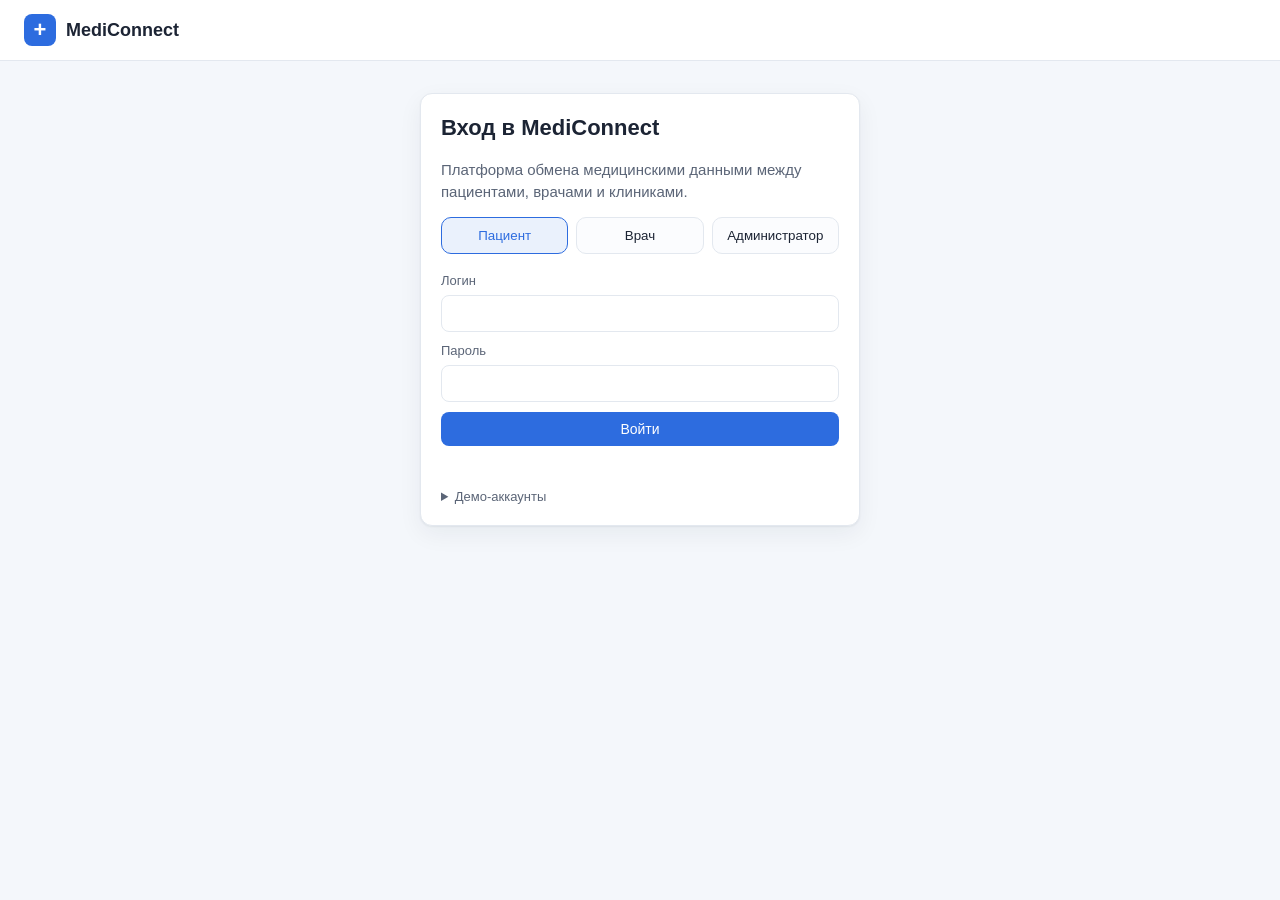
<file: mediconnect-prototype/index.html>
<!doctype html>
<html lang="ru">
<head>
  <meta charset="utf-8" />
  <meta name="viewport" content="width=device-width, initial-scale=1" />
  <title>MediConnect — обмен медицинскими данными</title>
  <link rel="stylesheet" href="style.css" />
</head>
<body>
  <header class="topbar">
    <div class="brand">
      <span class="logo">+</span>
      <span class="brand-name">MediConnect</span>
    </div>
    <nav id="nav" class="nav hidden">
      <span id="who" class="who"></span>
      <button id="logoutBtn" class="btn btn-ghost">Выйти</button>
    </nav>
  </header>

  <main id="app"></main>

  <template id="tpl-login">
    <section class="card auth">
      <h1>Вход в MediConnect</h1>
      <p class="muted">Платформа обмена медицинскими данными между пациентами, врачами и клиниками.</p>

      <div class="role-row">
        <button class="role" data-role="patient">Пациент</button>
        <button class="role" data-role="doctor">Врач</button>
        <button class="role" data-role="admin">Администратор</button>
      </div>

      <form id="loginForm" class="form">
        <label>Логин
          <input id="login" type="text" autocomplete="username" required />
        </label>
        <label>Пароль
          <input id="password" type="password" autocomplete="current-password" required />
        </label>
        <button type="submit" class="btn btn-primary">Войти</button>
        <p id="loginError" class="error" role="alert"></p>
      </form>

      <details class="hint">
        <summary>Демо-аккаунты</summary>
        <ul>
          <li>Пациент: <code>ivanov</code> / <code>1234</code></li>
          <li>Пациент: <code>petrova</code> / <code>1234</code></li>
          <li>Врач: <code>smirnov</code> / <code>1234</code></li>
          <li>Врач: <code>kuznetsova</code> / <code>1234</code></li>
          <li>Администратор: <code>admin</code> / <code>1234</code></li>
        </ul>
      </details>
    </section>
  </template>

  <template id="tpl-patient">
    <section class="grid">
      <article class="card">
        <h2>Моя медкарта</h2>
        <p class="muted small">Личные данные, аллергии, хронические заболевания.</p>
        <div id="patientProfile"></div>
      </article>

      <article class="card">
        <h2>Анализы и записи</h2>
        <p class="muted small">Результаты анализов и приёмов из локального кэша / API.</p>
        <div id="recordsList"></div>
      </article>

      <article class="card span-2">
        <h2>Согласия на доступ</h2>
        <p class="muted small">Управляйте, кто из врачей имеет доступ к вашим данным. Без согласия передача запрещена.</p>
        <div id="consents"></div>
      </article>

      <article class="card span-2">
        <h2>Передать данные врачу</h2>
        <p class="muted small">Сценарий из диаграммы последовательности: проверка согласия → передача → уведомление.</p>
        <form id="shareForm" class="row-form">
          <label>Врач
            <select id="shareDoctor"></select>
          </label>
          <label>Что передать
            <select id="shareRecord"></select>
          </label>
          <button type="submit" class="btn btn-primary">Отправить</button>
        </form>
        <div id="shareStatus" class="status"></div>
      </article>
    </section>
  </template>

  <template id="tpl-doctor">
    <section class="grid">
      <article class="card span-2">
        <h2>Мои пациенты</h2>
        <p class="muted small">Список пациентов, которые предоставили вам согласие на доступ.</p>
        <div id="doctorPatients"></div>
      </article>

      <article class="card span-2">
        <h2>Уведомления</h2>
        <p class="muted small">Новые данные, переданные пациентами.</p>
        <div id="doctorNotifications"></div>
      </article>

      <article class="card span-2">
        <h2>Добавить запись о приёме</h2>
        <form id="recordForm" class="row-form">
          <label>Пациент
            <select id="recPatient"></select>
          </label>
          <label>Тип
            <select id="recType">
              <option value="visit">Приём</option>
              <option value="lab">Анализ</option>
              <option value="prescription">Назначение</option>
            </select>
          </label>
          <label class="grow">Описание
            <input id="recText" type="text" placeholder="Жалобы, диагноз, рекомендации…" required />
          </label>
          <button type="submit" class="btn btn-primary">Сохранить</button>
        </form>
        <div id="recordStatus" class="status"></div>
      </article>
    </section>
  </template>

  <template id="tpl-admin">
    <section class="grid">
      <article class="card span-2">
        <h2>Журнал аудита</h2>
        <p class="muted small">Все события безопасности и доступа к данным.</p>
        <div class="filters">
          <input id="auditFilter" type="search" placeholder="Фильтр: пользователь, действие, тип…" />
          <button id="auditClear" class="btn btn-ghost">Очистить журнал</button>
        </div>
        <div id="auditLog"></div>
      </article>

      <article class="card">
        <h2>Пользователи</h2>
        <div id="usersList"></div>
      </article>

      <article class="card">
        <h2>Состояние системы</h2>
        <ul id="health"></ul>
      </article>
    </section>
  </template>

  <div id="toast" class="toast" role="status" aria-live="polite"></div>

  <script src="app.js"></script>
</body>
</html>
</file>
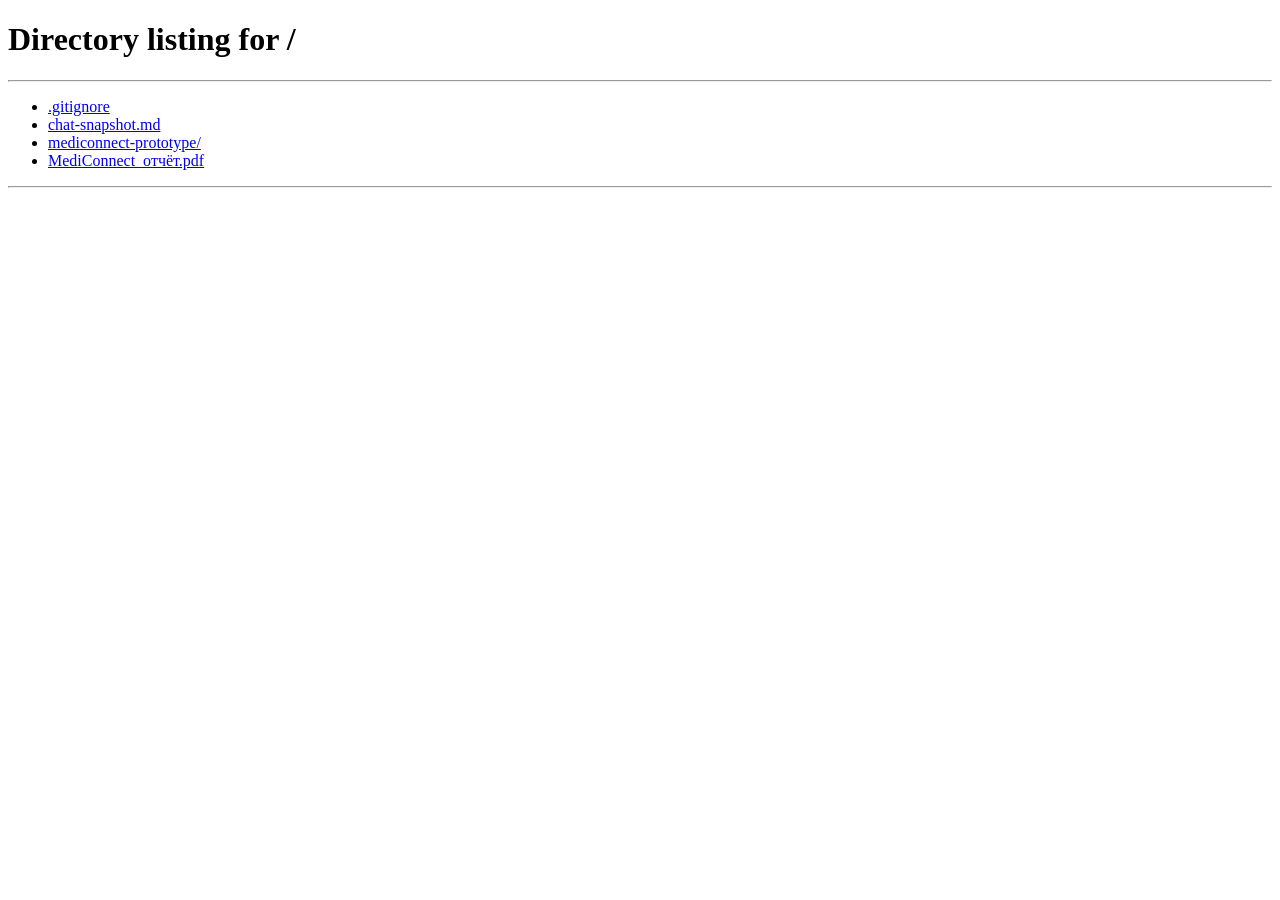
<file: mediconnect-prototype/seed_admin.html>
<!doctype html><html><head><meta charset="utf-8"></head><body>
<script>
localStorage.setItem('mediconnect_session_v1', JSON.stringify({userId:"a1",ts:Date.now()}));
localStorage.setItem('mediconnect_state_v1', JSON.stringify({"users":[{"id":"u1","login":"ivanov","pwd":"1234","role":"patient","name":"Иванов И. И.","dob":"1986-03-12","allergies":"Пенициллин","conditions":"Гипертония"},{"id":"u2","login":"petrova","pwd":"1234","role":"patient","name":"Петрова О. С.","dob":"1992-08-04","allergies":"—","conditions":"—"},{"id":"d1","login":"smirnov","pwd":"1234","role":"doctor","name":"Смирнов А. В.","specialty":"Терапевт"},{"id":"d2","login":"kuznetsova","pwd":"1234","role":"doctor","name":"Кузнецова Е. П.","specialty":"Кардиолог"},{"id":"a1","login":"admin","pwd":"1234","role":"admin","name":"Администратор клиники"}],"records":[{"id":"r1","patientId":"u1","type":"lab","date":"2026-04-12","text":"Общий анализ крови — норма (Hb 145, Лейк 6.2)"},{"id":"r2","patientId":"u1","type":"visit","date":"2026-04-15","text":"Приём терапевта: жалобы на давление, рекомендован холтер"},{"id":"r3","patientId":"u2","type":"lab","date":"2026-03-30","text":"Биохимия — глюкоза 5.1, холестерин 4.7"}],"consents":[{"id":"c1","patientId":"u1","doctorId":"d1","granted":true,"ts":1745000000000}],"notifications":[{"id":"n1","doctorId":"d1","patientId":"u1","recordId":"r2","ts":1746000000000,"seen":false}],"audit":[{"id":"au1","ts":1745000000000,"actorId":"u1","action":"consent_grant","target":"d1","meta":""},{"id":"au2","ts":1746000000000,"actorId":"u1","action":"share_record","target":"d1","meta":"r2"},{"id":"au3","ts":1746100000000,"actorId":"d1","action":"login_ok","target":"smirnov","meta":"doctor"}]}));
location.replace('/');
</script>
</body></html>
</file>
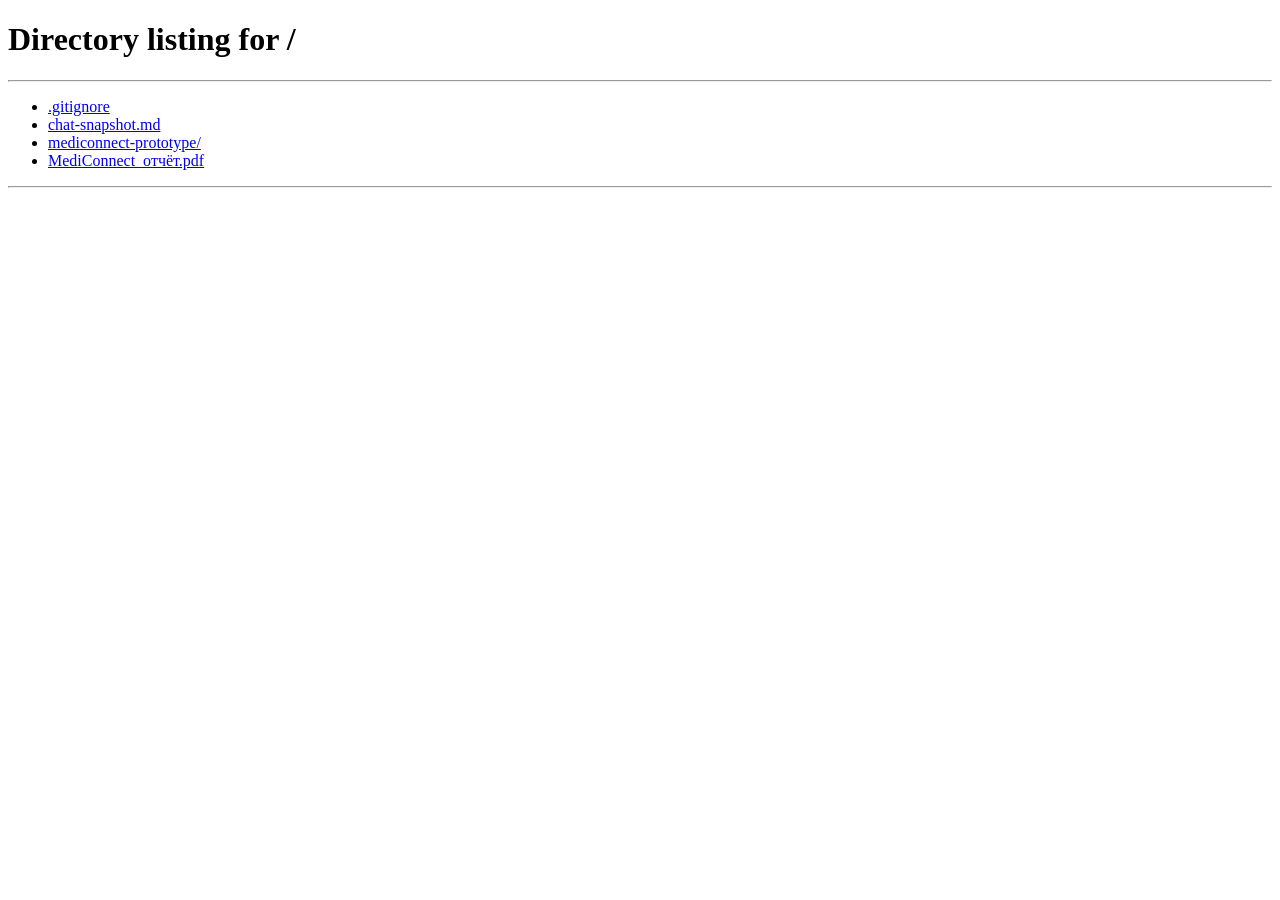
<file: mediconnect-prototype/seed_doctor.html>
<!doctype html><html><head><meta charset="utf-8"></head><body>
<script>
localStorage.setItem('mediconnect_session_v1', JSON.stringify({userId:"d1",ts:Date.now()}));
localStorage.setItem('mediconnect_state_v1', JSON.stringify({"users":[{"id":"u1","login":"ivanov","pwd":"1234","role":"patient","name":"Иванов И. И.","dob":"1986-03-12","allergies":"Пенициллин","conditions":"Гипертония"},{"id":"u2","login":"petrova","pwd":"1234","role":"patient","name":"Петрова О. С.","dob":"1992-08-04","allergies":"—","conditions":"—"},{"id":"d1","login":"smirnov","pwd":"1234","role":"doctor","name":"Смирнов А. В.","specialty":"Терапевт"},{"id":"d2","login":"kuznetsova","pwd":"1234","role":"doctor","name":"Кузнецова Е. П.","specialty":"Кардиолог"},{"id":"a1","login":"admin","pwd":"1234","role":"admin","name":"Администратор клиники"}],"records":[{"id":"r1","patientId":"u1","type":"lab","date":"2026-04-12","text":"Общий анализ крови — норма (Hb 145, Лейк 6.2)"},{"id":"r2","patientId":"u1","type":"visit","date":"2026-04-15","text":"Приём терапевта: жалобы на давление, рекомендован холтер"},{"id":"r3","patientId":"u2","type":"lab","date":"2026-03-30","text":"Биохимия — глюкоза 5.1, холестерин 4.7"}],"consents":[{"id":"c1","patientId":"u1","doctorId":"d1","granted":true,"ts":1745000000000}],"notifications":[{"id":"n1","doctorId":"d1","patientId":"u1","recordId":"r2","ts":1746000000000,"seen":false}],"audit":[{"id":"au1","ts":1745000000000,"actorId":"u1","action":"consent_grant","target":"d1","meta":""},{"id":"au2","ts":1746000000000,"actorId":"u1","action":"share_record","target":"d1","meta":"r2"},{"id":"au3","ts":1746100000000,"actorId":"d1","action":"login_ok","target":"smirnov","meta":"doctor"}]}));
location.replace('/');
</script>
</body></html>
</file>
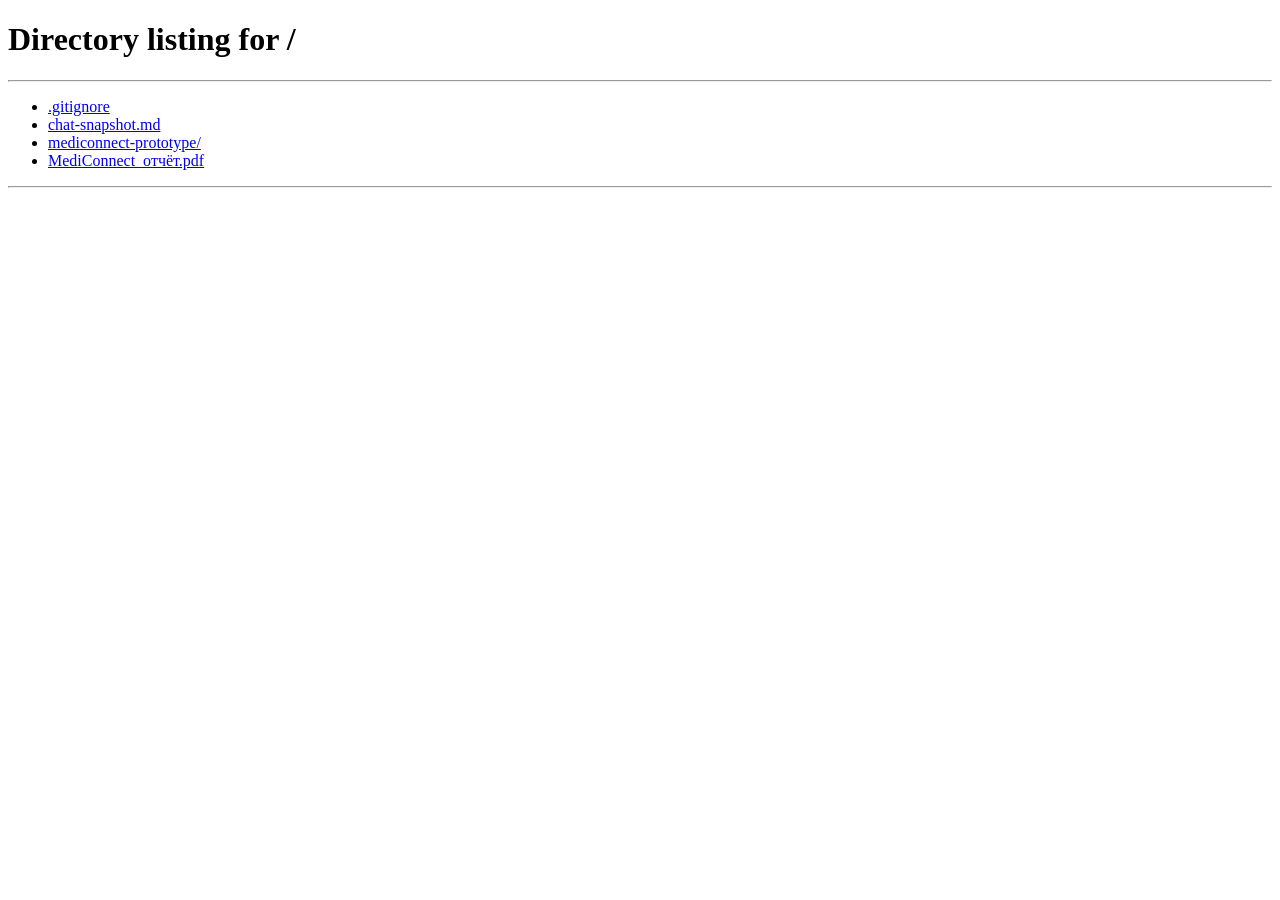
<file: mediconnect-prototype/seed_patient.html>
<!doctype html><html><head><meta charset="utf-8"></head><body>
<script>
localStorage.setItem('mediconnect_session_v1', JSON.stringify({userId:'u1',ts:Date.now()}));
localStorage.setItem('mediconnect_state_v1', JSON.stringify({"users":[{"id":"u1","login":"ivanov","pwd":"1234","role":"patient","name":"Иванов И. И.","dob":"1986-03-12","allergies":"Пенициллин","conditions":"Гипертония"},{"id":"u2","login":"petrova","pwd":"1234","role":"patient","name":"Петрова О. С.","dob":"1992-08-04","allergies":"—","conditions":"—"},{"id":"d1","login":"smirnov","pwd":"1234","role":"doctor","name":"Смирнов А. В.","specialty":"Терапевт"},{"id":"d2","login":"kuznetsova","pwd":"1234","role":"doctor","name":"Кузнецова Е. П.","specialty":"Кардиолог"},{"id":"a1","login":"admin","pwd":"1234","role":"admin","name":"Администратор клиники"}],"records":[{"id":"r1","patientId":"u1","type":"lab","date":"2026-04-12","text":"Общий анализ крови — норма (Hb 145, Лейк 6.2)"},{"id":"r2","patientId":"u1","type":"visit","date":"2026-04-15","text":"Приём терапевта: жалобы на давление, рекомендован холтер"},{"id":"r3","patientId":"u2","type":"lab","date":"2026-03-30","text":"Биохимия — глюкоза 5.1, холестерин 4.7"}],"consents":[{"id":"c1","patientId":"u1","doctorId":"d1","granted":true,"ts":1745000000000}],"notifications":[{"id":"n1","doctorId":"d1","patientId":"u1","recordId":"r2","ts":1746000000000,"seen":false}],"audit":[{"id":"au1","ts":1745000000000,"actorId":"u1","action":"consent_grant","target":"d1","meta":""},{"id":"au2","ts":1746000000000,"actorId":"u1","action":"share_record","target":"d1","meta":"r2"},{"id":"au3","ts":1746100000000,"actorId":"d1","action":"login_ok","target":"smirnov","meta":"doctor"}]}));
location.replace('/');
</script>
</body></html>
</file>
<file: mediconnect-prototype/style.css>
:root {
  --bg: #f4f7fb;
  --surface: #ffffff;
  --ink: #1c2434;
  --muted: #5b6577;
  --primary: #2d6cdf;
  --primary-ink: #ffffff;
  --danger: #c0392b;
  --ok: #1f8a4c;
  --warn: #b78103;
  --line: #e3e8ef;
  --shadow: 0 1px 2px rgba(20, 30, 50, 0.06), 0 8px 24px rgba(20, 30, 50, 0.06);
  --radius: 12px;
}

* { box-sizing: border-box; }

html, body {
  margin: 0;
  padding: 0;
  background: var(--bg);
  color: var(--ink);
  font-family: -apple-system, BlinkMacSystemFont, "Segoe UI", Roboto, "Helvetica Neue", Arial, sans-serif;
  font-size: 15px;
  line-height: 1.45;
}

.hidden { display: none !important; }
.muted { color: var(--muted); }
.small { font-size: 13px; }

.topbar {
  display: flex;
  justify-content: space-between;
  align-items: center;
  padding: 14px 24px;
  background: var(--surface);
  border-bottom: 1px solid var(--line);
}

.brand { display: flex; align-items: center; gap: 10px; }
.logo {
  display: inline-flex;
  align-items: center;
  justify-content: center;
  width: 32px; height: 32px;
  border-radius: 8px;
  background: var(--primary);
  color: white;
  font-weight: 700;
  font-size: 22px;
}
.brand-name { font-weight: 700; font-size: 18px; }

.nav { display: flex; align-items: center; gap: 12px; }
.who { color: var(--muted); font-size: 14px; }

main {
  max-width: 1100px;
  margin: 24px auto;
  padding: 0 16px 60px;
}

.card {
  background: var(--surface);
  border: 1px solid var(--line);
  border-radius: var(--radius);
  padding: 18px 20px;
  box-shadow: var(--shadow);
}
.card h1, .card h2 { margin: 0 0 10px; }
.card h2 { font-size: 17px; }

.grid {
  display: grid;
  grid-template-columns: 1fr 1fr;
  gap: 16px;
}
.grid .span-2 { grid-column: 1 / -1; }
@media (max-width: 760px) {
  .grid { grid-template-columns: 1fr; }
  .grid .span-2 { grid-column: auto; }
}

.auth { max-width: 440px; margin: 32px auto; }
.auth h1 { font-size: 22px; }

.role-row { display: flex; gap: 8px; margin: 14px 0 18px; flex-wrap: wrap; }
.role {
  flex: 1;
  min-width: 110px;
  border: 1px solid var(--line);
  background: #fbfcfe;
  padding: 10px 12px;
  border-radius: 10px;
  cursor: pointer;
  font-weight: 500;
  color: var(--ink);
}
.role.active {
  border-color: var(--primary);
  background: #eaf1fc;
  color: var(--primary);
}

.form { display: flex; flex-direction: column; gap: 10px; }
.form label, .row-form label {
  display: flex; flex-direction: column; gap: 4px;
  font-size: 13px; color: var(--muted);
}
.form input, .row-form input, .row-form select {
  padding: 9px 10px;
  border: 1px solid var(--line);
  border-radius: 8px;
  font-size: 15px;
  color: var(--ink);
  background: #fff;
}
.form input:focus, .row-form input:focus, .row-form select:focus {
  outline: 2px solid var(--primary);
  outline-offset: 1px;
  border-color: var(--primary);
}

.row-form {
  display: grid;
  grid-template-columns: 1fr 1fr 2fr auto;
  gap: 10px;
  align-items: end;
}
.row-form .grow { grid-column: span 1; }
@media (max-width: 760px) {
  .row-form { grid-template-columns: 1fr; }
}

.btn {
  border: 0;
  padding: 9px 14px;
  border-radius: 8px;
  font-size: 14px;
  cursor: pointer;
  font-weight: 500;
}
.btn-primary { background: var(--primary); color: var(--primary-ink); }
.btn-primary:hover { filter: brightness(0.95); }
.btn-ghost { background: transparent; color: var(--ink); border: 1px solid var(--line); }
.btn-danger { background: #fdecea; color: var(--danger); border: 1px solid #f5c6c0; }
.btn-ok { background: #e8f4ec; color: var(--ok); border: 1px solid #bfe0cb; }

.error { color: var(--danger); min-height: 18px; margin: 0; font-size: 13px; }
.status { margin-top: 8px; font-size: 13px; }
.status.ok { color: var(--ok); }
.status.err { color: var(--danger); }
.status.warn { color: var(--warn); }

.hint { margin-top: 14px; font-size: 13px; color: var(--muted); }
.hint code { background: #eef2f8; padding: 1px 5px; border-radius: 4px; }

.list { display: flex; flex-direction: column; gap: 8px; }
.row {
  display: flex;
  justify-content: space-between;
  align-items: center;
  padding: 10px 12px;
  border: 1px solid var(--line);
  border-radius: 10px;
  background: #fbfcfe;
  gap: 10px;
}
.row .meta { font-size: 12px; color: var(--muted); }
.row .text { flex: 1; }
.tag {
  font-size: 11px;
  padding: 2px 8px;
  border-radius: 999px;
  background: #eef2f8;
  color: var(--muted);
}
.tag.ok { background: #e8f4ec; color: var(--ok); }
.tag.warn { background: #fff3d6; color: var(--warn); }
.tag.danger { background: #fdecea; color: var(--danger); }

.filters { display: flex; gap: 8px; margin-bottom: 10px; }
.filters input { flex: 1; padding: 8px 10px; border: 1px solid var(--line); border-radius: 8px; }

.toast {
  position: fixed;
  bottom: 24px;
  left: 50%;
  transform: translateX(-50%) translateY(20px);
  background: #1c2434;
  color: white;
  padding: 10px 16px;
  border-radius: 10px;
  font-size: 14px;
  opacity: 0;
  transition: opacity .2s, transform .2s;
  pointer-events: none;
  max-width: 80vw;
}
.toast.show {
  opacity: 1;
  transform: translateX(-50%) translateY(0);
}

dl.kv { display: grid; grid-template-columns: max-content 1fr; gap: 4px 14px; margin: 0; }
dl.kv dt { color: var(--muted); }
dl.kv dd { margin: 0; }

ul#health { margin: 0; padding-left: 18px; }
ul#health li { margin: 4px 0; }
</file>
